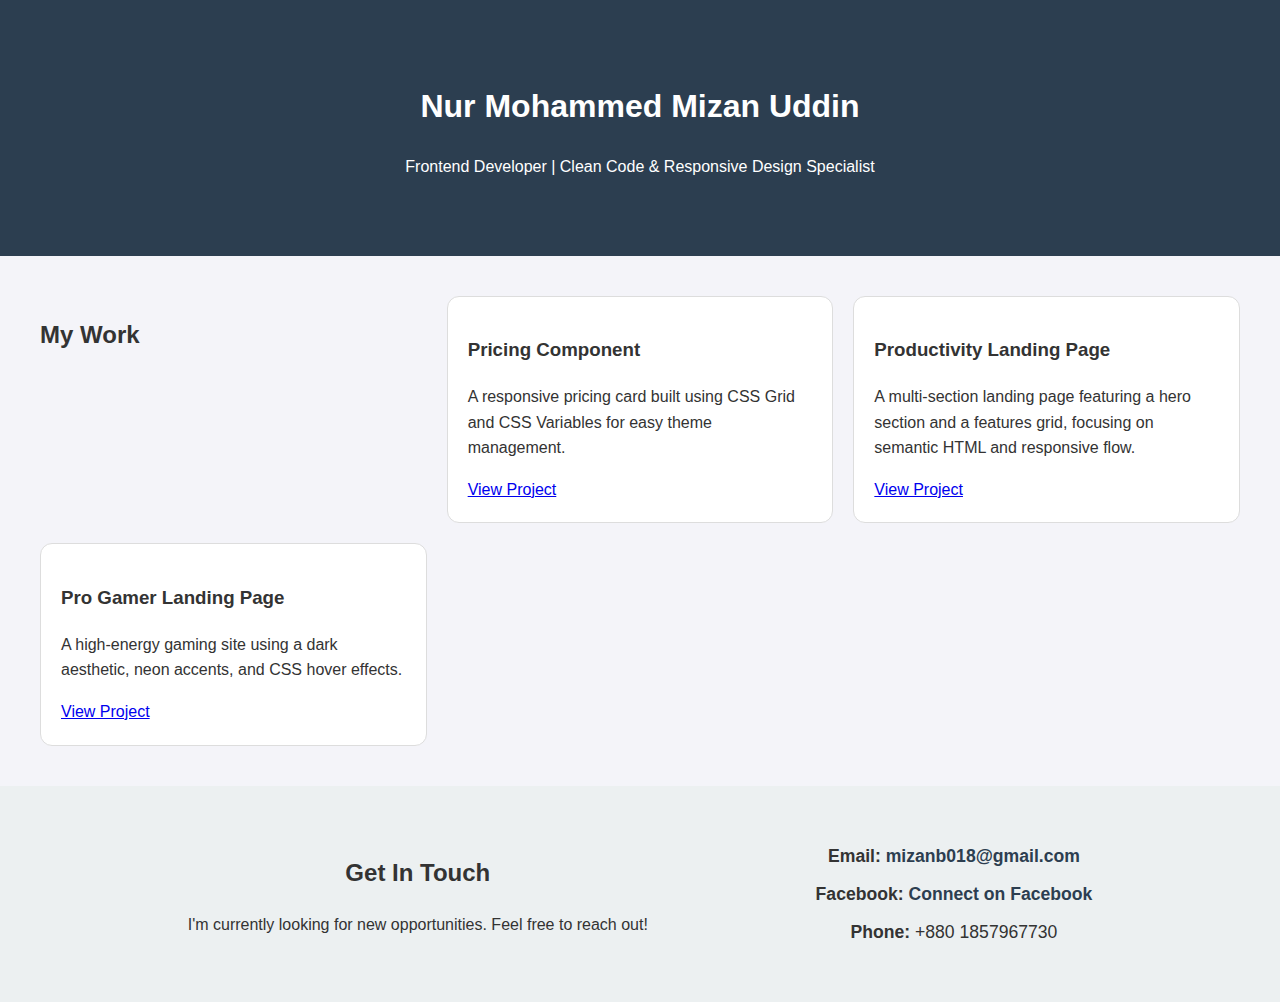
<file: index.html>
<!DOCTYPE html>
<html lang="en">
<head>
    <meta charset="UTF-8">
    <meta name="viewport" content="width=device-width, initial-scale=1.0">
    <link rel="stylesheet" href="style.css">
    <title>My Portfolio</title>
</head>
<body>
    <header>
        <h1>Nur Mohammed Mizan Uddin</h1>
        <p>Frontend Developer | Clean Code & Responsive Design Specialist</p>
    </header>
    <section id="projects">
        <h2>My Work</h2>
    
        <article class="project-card">
            <h3>Pricing Component</h3>
            <p>A responsive pricing card built using CSS Grid and CSS Variables for easy theme management.</p>
            <a href="projects/pricing-card/index.html">View Project</a>
        </article>
    
        <article class="project-card">
            <h3>Productivity Landing Page</h3>
            <p>A multi-section landing page featuring a hero section and a features grid, focusing on semantic HTML and
                responsive flow.</p>
            <a href="projects/landing-page/index.html">View Project</a>
        </article>
    
        <article class="project-card">
            <h3>Pro Gamer Landing Page</h3>
            <p>A high-energy gaming site using a dark aesthetic, neon accents, and CSS hover effects.</p>
            <a href="projects/Gaming/index.html">View Project</a>
        </article>
    </section>
    <section id="contact" class="contact">
        <div class="contact_info">
            <h2>Get In Touch</h2>
            <p>I'm currently looking for new opportunities. Feel free to reach out!</p>
        </div>
        <div class="contact_link">
            <ul class="contact-list">
                <li><strong>Email:</strong> <a href="mailto:mizanb018@gmail.com">mizanb018@gmail.com</a></li>
                <li><strong>Facebook:</strong> <a href="https://www.facebook.com/nur.md.mizan.uddin" target="_blank">Connect on
                        Facebook</a></li>
                <li><strong>Phone:</strong> +880 1857967730</li>
            </ul>
        </div>
    </section>

</body>
</html>
</file>
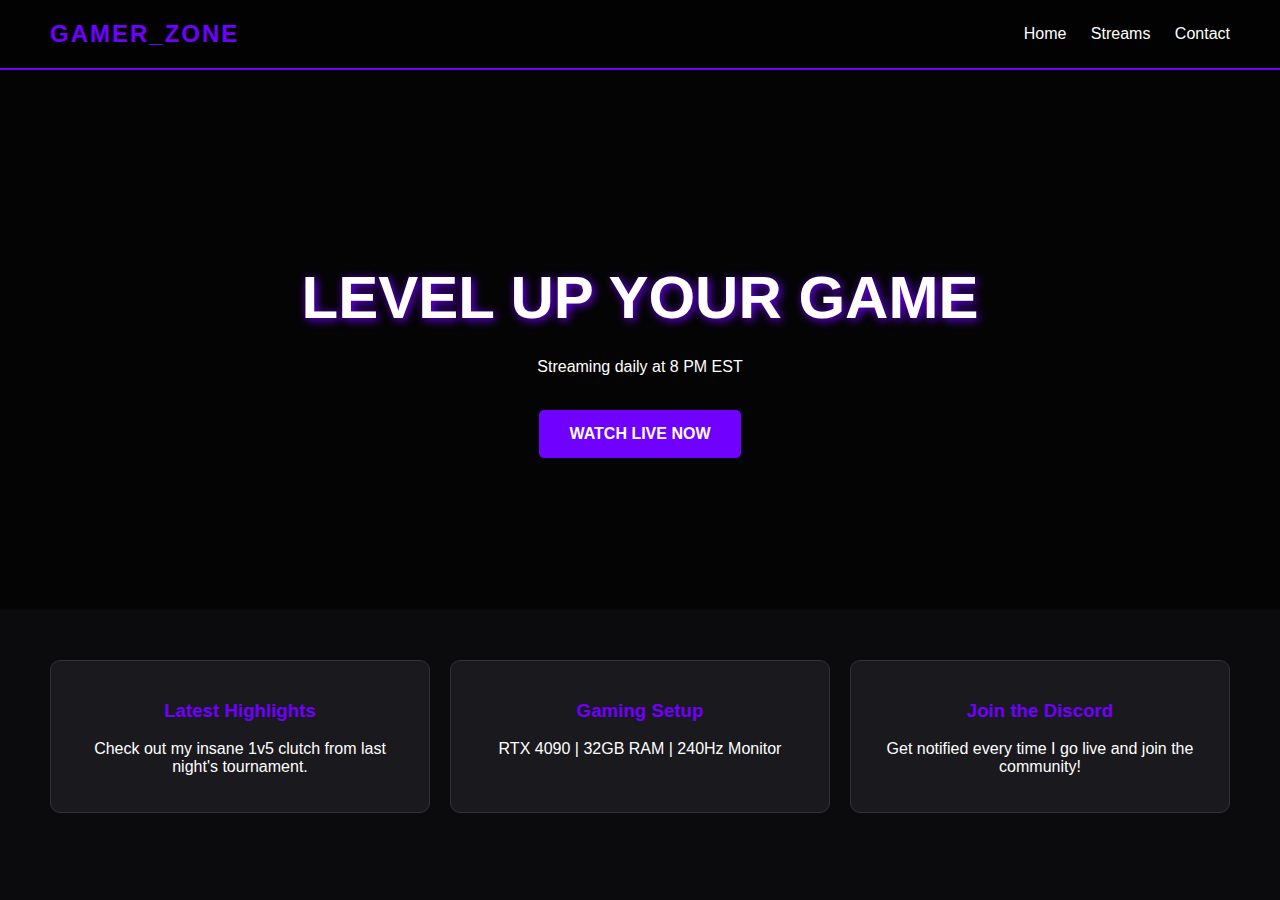
<file: projects/Gaming/index.html>
<!DOCTYPE html>
<html lang="en">
<head>
    <meta charset="UTF-8">
    <meta name="viewport" content="width=device-width, initial-scale=1.0">
    <title>Pro Gamer | Landing Page</title>
    <style>
        /* Modern Gaming Aesthetic */
        body {
            margin: 0;
            font-family: 'Segoe UI', Tahoma, Geneva, Verdana, sans-serif;
            background-color: #0b0b0d; /* Deep Black */
            color: white;
        }

        header {
            padding: 20px 50px;
            display: flex;
            justify-content: space-between;
            align-items: center;
            background: rgba(0, 0, 0, 0.8);
            border-bottom: 2px solid #7000ff; /* Neon Purple Accent */
        }

        .logo {
            font-size: 24px;
            font-weight: bold;
            text-transform: uppercase;
            letter-spacing: 2px;
            color: #7000ff;
        }

        .hero {
            height: 60vh;
            display: flex;
            flex-direction: column;
            justify-content: center;
            align-items: center;
            text-align: center;
            background: linear-gradient(rgba(0,0,0,0.6), rgba(0,0,0,0.6)), url('https://images.unsplash.com/photo-1542751371-adc38448a05e?auto=format&fit=crop&w=1200&q=80');
            background-size: cover;
            background-position: center;
        }

        .hero h1 {
            font-size: 60px;
            margin-bottom: 10px;
            text-shadow: 2px 2px 10px #7000ff;
        }

        .btn {
            background-color: #7000ff;
            color: white;
            padding: 15px 30px;
            text-decoration: none;
            border-radius: 5px;
            font-weight: bold;
            transition: 0.3s;
        }

        .btn:hover {
            background-color: #9146ff;
            box-shadow: 0 0 20px #7000ff;
        }

        .content {
            padding: 50px;
            display: grid;
            grid-template-columns: repeat(auto-fit, minmax(300px, 1fr));
            gap: 20px;
        }

        .card {
            background: #1a1a1e;
            padding: 20px;
            border-radius: 10px;
            border: 1px solid #333;
            text-align: center;
        }

        .card h3 { color: #7000ff; }
    </style>
</head>
<body>

    <header>
        <div class="logo">GAMER_ZONE</div>
        <nav>
            <a href="#" style="color:white; text-decoration:none; margin-left:20px;">Home</a>
            <a href="#" style="color:white; text-decoration:none; margin-left:20px;">Streams</a>
            <a href="#" style="color:white; text-decoration:none; margin-left:20px;">Contact</a>
        </nav>
    </header>

    <section class="hero">
        <h1>LEVEL UP YOUR GAME</h1>
        <p>Streaming daily at 8 PM EST</p><br>
        <a href="#" class="btn">WATCH LIVE NOW</a>
    </section>

    <section class="content">
        <div class="card">
            <h3>Latest Highlights</h3>
            <p>Check out my insane 1v5 clutch from last night's tournament.</p>
        </div>
        <div class="card">
            <h3>Gaming Setup</h3>
            <p>RTX 4090 | 32GB RAM | 240Hz Monitor</p>
        </div>
        <div class="card">
            <h3>Join the Discord</h3>
            <p>Get notified every time I go live and join the community!</p>
        </div>
    </section>

</body>
</html>
</file>
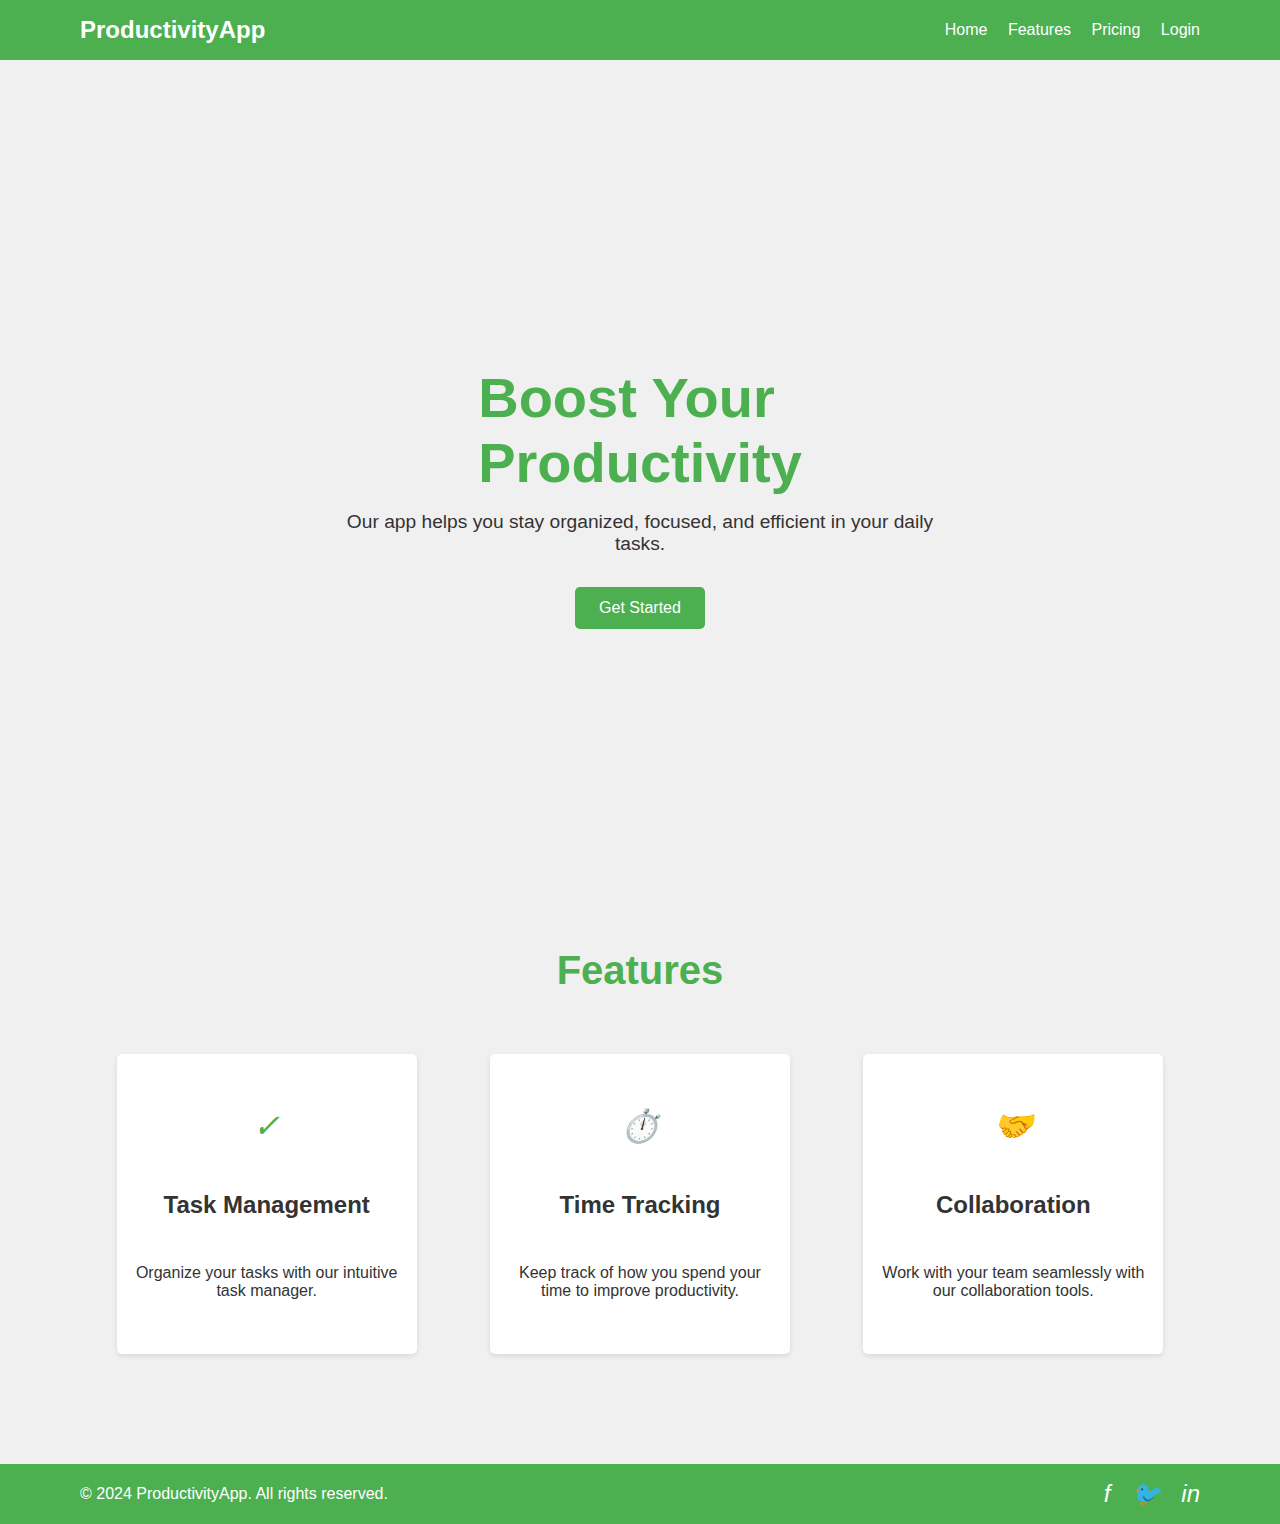
<file: projects/landing-page/index.html>
<!DOCTYPE html>
<html lang="en">
<head>
    <meta charset="UTF-8">
    <meta name="viewport" content="width=device-width, initial-scale=1.0">
    <title>ProductivityApp</title>
    <link rel="stylesheet" href="style.css">
</head>
<body>
    <nav class="nav">
        <div class="logo">ProductivityApp</div>
        <div class="links">
            <ul>
                <li><a href="#home">Home</a></li>
                <li><a href="#features">Features</a></li>
                <li><a href="#pricing">Pricing</a></li>
                <li><a href="#login">Login</a></li>
            </ul>
        </div>
    </nav>
    <main>
        <section class="hero">
            <h1>Boost Your <br> Productivity</h1>
            <p>Our app helps you stay organized, focused, and efficient in your daily tasks.</p>
            <a href="#signup" class="cta-button">Get Started</a>
        </section>
        <section class="features" id="features">
            <h2>Features</h2>
            <div class="feature-list">
                <div class="feature-item">
                    <i class="feature-icon">✓</i>
                    <h3>Task Management</h3>
                    <p>Organize your tasks with our intuitive task manager.</p>
                </div>
                <div class="feature-item">
                    <i class="feature-icon">⏱️</i>
                    <h3>Time Tracking</h3>
                    <p>Keep track of how you spend your time to improve productivity.</p>
                </div>
                <div class="feature-item">
                    <i class="feature-icon">🤝</i>
                    <h3>Collaboration</h3>
                    <p>Work with your team seamlessly with our collaboration tools.</p>
                </div>
            </div>
    </main>
    <footer>
        <div class="mgs">
            <p>&copy; 2024 ProductivityApp. All rights reserved.</p>
        </div>
        <div class="social_link">
            <a href="#"><i class="feature-icon">f</i> </a>
            <a href="#"><i class="feature-icon">🐦</i> </a>
            <a href="#"><i class="feature-icon">in</i> </a>
        </div>
    </footer>
</body>
</html>
</file>
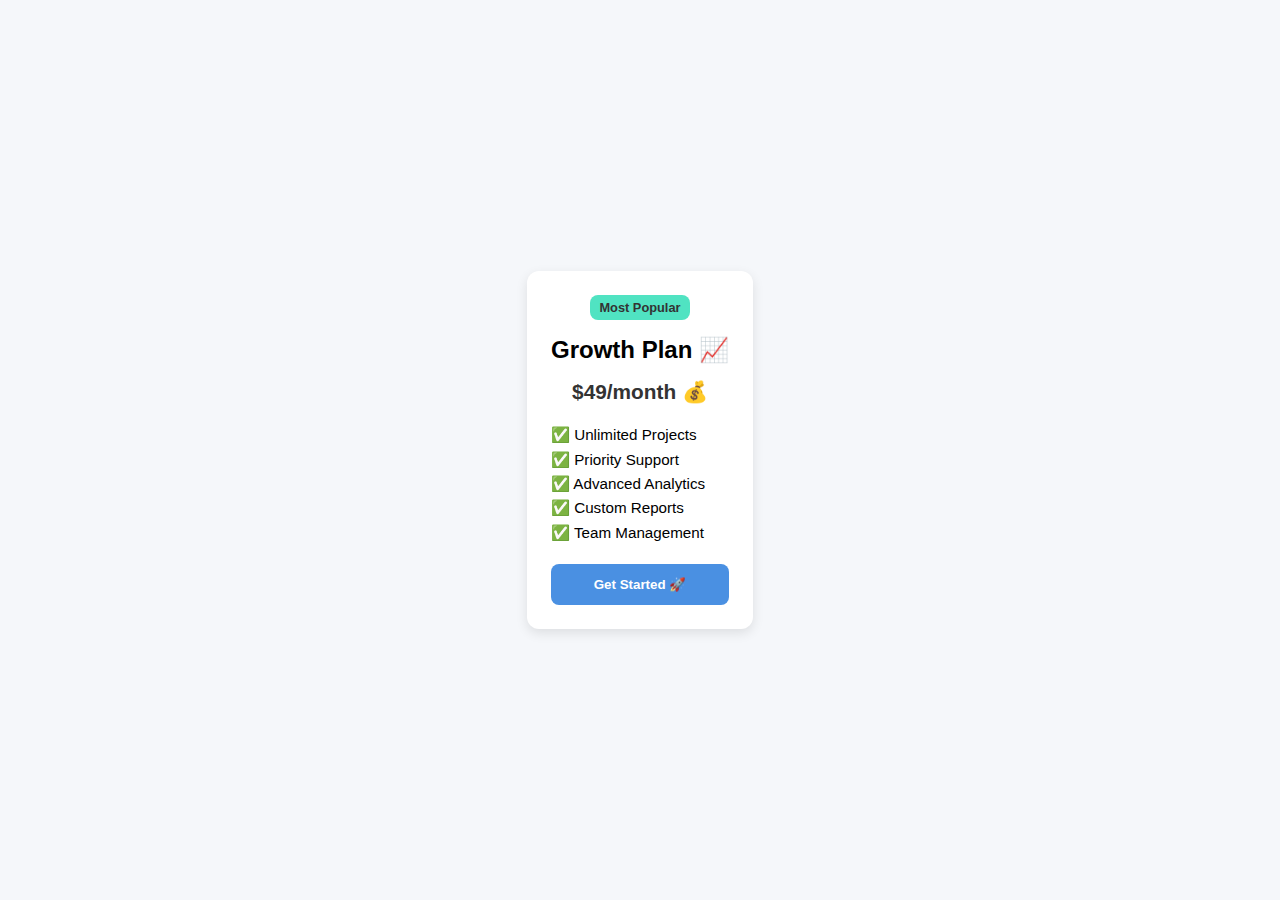
<file: projects/pricing-card/index.html>
<!DOCTYPE html>
<html lang="en">
<head>
    <meta charset="UTF-8">
    <meta name="viewport" content="width=device-width, initial-scale=1.0">
    <title>Document</title>
    <link rel="stylesheet" href="style.css">
</head>
<body>
    <main class="pricing-card">
        <div class="badge">Most Popular</div>
        <h2 class="title">Growth Plan 📈</h2>
        <p class="price">$49/month 💰</p>
    
        <ul class="features">
            <li>✅ Unlimited Projects</li>
            <li>✅ Priority Support</li>
            <li>✅ Advanced Analytics</li>
            <li>✅ Custom Reports</li>
            <li>✅ Team Management</li>
        </ul>
    
        <button class="cta">Get Started 🚀</button>
    </main>
</body>
</html>
</file>
<file: style.css>
/* General Styles */
body {
    font-family: Arial, sans-serif;
    line-height: 1.6;
    margin: 0;
    background-color: #f4f4f9;
    color: #333;
}

/* Header Styling */
header {
    background-color: #2c3e50;
    color: white;
    padding: 60px 20px;
    text-align: center;
    /* Your answer! */
}

/* Projects Grid */
#projects {
    display: grid;
    grid-template-columns: repeat(auto-fit, minmax(300px, 1fr));
    gap: 20px;
    padding: 40px;
}

/* Individual Card Styling */
.project-card {
    background-color: #fff;
    padding: 20px;
    border-radius: 12px;
    border: 1px solid #ddd;
    transition: transform 0.3s ease, box-shadow 0.3s ease;
}

.project-card:hover {
    transform: translateY(-10px);
    box-shadow: 0 10px 20px rgba(0, 0, 0, 0.1);
}

/* Contact Section */
.contact{
    background-color: #ecf0f1;
    padding: 40px 20px;
    text-align: center;
    display: flex;
    justify-content: space-evenly;
    align-items: center;
    flex-wrap: wrap;
}

.contact-list {
    list-style: none;
    padding: 0;
}

.contact-list li {
    margin-bottom: 10px;
    font-size: 1.1rem;
}

.contact-list a {
    color: #2c3e50;
    text-decoration: none;
    font-weight: bold;
}

.contact-list a:hover {
    text-decoration: underline;
    color: #3498db;
}

/* responsive design */

@media (max-width: 600px) {
    header h1 {
        font-size: 28px;
        /* Making the name a bit smaller for mobile */
    }

    header p {
        font-size: 14px;
        /* Adjusting the tagline size */
    }
    
}
</file>
<file: projects/landing-page/style.css>
*{
    margin: 0;
    padding: 0;
    box-sizing: border-box;
}
:root{
    --primary-color: #4CAF50;
    --secondary-color: #f44336;
    --text-color: #333;
    --background-color: #f0f0f0;
    --secondary-text-color: #fff;
}
body{
    font-family: Arial, sans-serif;
    background-color: var(--background-color);
    color: var(--text-color);
}

/* navgation bar styles */
.nav{
    
    background-color: var(--primary-color);
    color: var(--secondary-text-color);
    padding: 1rem 5rem;
    display: flex;
    justify-content: space-between;
    align-items: center;
    
}

.nav .logo{
    font-size: 1.5rem;
    font-weight: bold;
}
.nav .links ul li a{
    color: var(--secondary-text-color);
    text-decoration: none;
    margin-left: 1rem;
}

.nav .links ul li {
    display: inline-block;
    list-style: none;
    transition: color 0.3s ease;
}

.nav .links ul li:hover{
    text-decoration: underline;
}
/* main section styles */
main{
    padding: 2rem 5rem;
}
/* hero section styles  */
main .hero{
    display: flex;
    flex-direction: column;
    align-items: center;
    margin-bottom: 2rem;
    padding: 1rem;
    width: 100%;
    height: 90vh;
    justify-content: center;
}
main .hero h1{
    font-size: 3.5rem;
    color: var(--primary-color);
    margin-bottom: 1rem;
}

main .hero p{
    font-size: 1.2rem;
    color: var(--text-color);
    margin-bottom: 2rem;
    text-align: center;
    max-width: 600px;
}

main .hero .cta-button{
    background-color: var(--primary-color);
    color: var(--secondary-text-color);
    padding: 0.75rem 1.5rem;
    text-decoration: none;
    border-radius: 5px;
    font-size: 1rem;
    transition: background-color 0.3s ease;
}

main .hero .cta-button:hover{
    background-color: var(--secondary-color);
}

/* features section styles */

main .features{
    display: flex;
    justify-content: space-around;
    flex-direction: column;
    align-items: center;
    width: 100%;
    height: 50vh;
}
main .features h2{
    font-size: 2.5rem;
    color: var(--primary-color);
    margin-bottom: 1rem;
}

main .features .feature-list{
    display: flex;
    justify-content: space-around;
    flex-wrap: wrap;
    width: 100%;
}

main .features .feature-list .feature-item{
    width: 300px;
    height: 300px;
    background-color: var(--secondary-text-color);
    padding: 1rem 1rem;
    border-radius: 5px;
    margin: 1rem;
    text-align: center;
    box-shadow: 0 2px 5px rgba(0, 0, 0, 0.1);
    display: flex;
    flex-direction: column;
    justify-content: space-evenly;
    transition: box-shadow 0.3s ease;
}

main .features .feature-list .feature-item:hover{
    box-shadow: 0 4px 10px rgba(0, 0, 0, 0.2);
}

main .features .feature-list .feature-item h3{
    font-size: 1.5rem;
    color: var(--text-color);
    margin-bottom: 0.5rem;
}

main .features .feature-list .feature-item .feature-icon{
    font-size: 2rem;
    color: var(--primary-color);
    margin-bottom: 0.5rem;
}

main .features .feature-list .feature-item p{
    font-size: 1rem;
    color: var(--text-color);
}

/* footer styles */
footer{
    margin: 3rem 0 0 0;
    background-color: var(--primary-color);
    color: var(--secondary-text-color);
    padding: 1rem 5rem;
    display: flex;
    justify-content: space-between;
    align-items: center;
}
footer .mgs p{
    font-size: 1rem;
}

footer .social_link a{
    color: var(--secondary-text-color);
    text-decoration: none;
    margin-left: 1rem;
}

footer .social_link a .feature-icon{
    font-size: 1.5rem;
}

footer .social_link a:hover{
    text-decoration: underline;
}

/* responsive design */

@media (max-width: 1168px) {
    main .features {
            height: auto;
        }

}

@media (max-width: 768px) {
    .nav{
        flex-direction: column;
        padding: 1rem;
    }
    .nav .links ul{
        margin-top: 1rem;
    }
    main{
        padding: 1rem;
    }
    main .hero h1{
        font-size: 2.5rem;
    }
    main .features{
        height: auto;
    }
    footer{
        flex-direction: column;
        padding: 1rem;
        text-align: center;
    }
}
</file>
<file: projects/pricing-card/style.css>
*{
    margin: 0;
    padding: 0;
    box-sizing: border-box;
}
:root {
    --primary-color: #4a90e2;
    --secondary-color: #50e3c2;
    --background-color: #f5f7fa;
    --text-color: #333;
    --card-background: #fff;
    --border-radius: 12px;
    --box-shadow: 0 4px 12px rgba(0, 0, 0, 0.1);
}
body {
    font-family: 'Segoe UI', Tahoma, Geneva, Verdana, sans-serif;
    background: var(--background-color);
    display: flex;
    justify-content: center;
    align-items: center;
    height: 100vh;
}
.pricing-card {
    display: grid;
    grid-template-rows: auto auto auto 1fr auto;
    gap: 1rem;
    max-width: 320px;
    margin: auto;
    padding: 1.5rem;
    background: var(--card-background);
    border-radius: var(--border-radius);
    box-shadow: var(--box-shadow);
    text-align: center;
}

.badge {
    background: var(--secondary-color);
    color: var(--text-color);
    font-weight: bold;
    padding: 0.3rem 0.6rem;
    border-radius: 8px;
    font-size: 0.8rem;
    justify-self: center;
}

.title {
    font-size: 1.5rem;
    font-weight: 700;
    margin: 0;
}

.price {
    font-size: 1.3rem;
    font-weight: 600;
    color: var(--text-color);
}

.features {
    list-style: none;
    padding: 0;
    margin: 0;
    text-align: left;
}

.features li {
    margin: 0.4rem 0;
    font-size: 0.95rem;
}

.cta {
    background: var(--primary-color);
    color: var(--card-background);
    font-weight: bold;
    border: none;
    padding: 0.8rem;
    border-radius: 8px;
    cursor: pointer;
    transition: background 0.3s ease;
}

.cta:hover {
    background: var(--secondary-color);
}

/* Responsive */
@media (max-width: 480px) {
    .pricing-card {
        max-width: 90%;
        padding: 1rem;
    }
}
</file>
